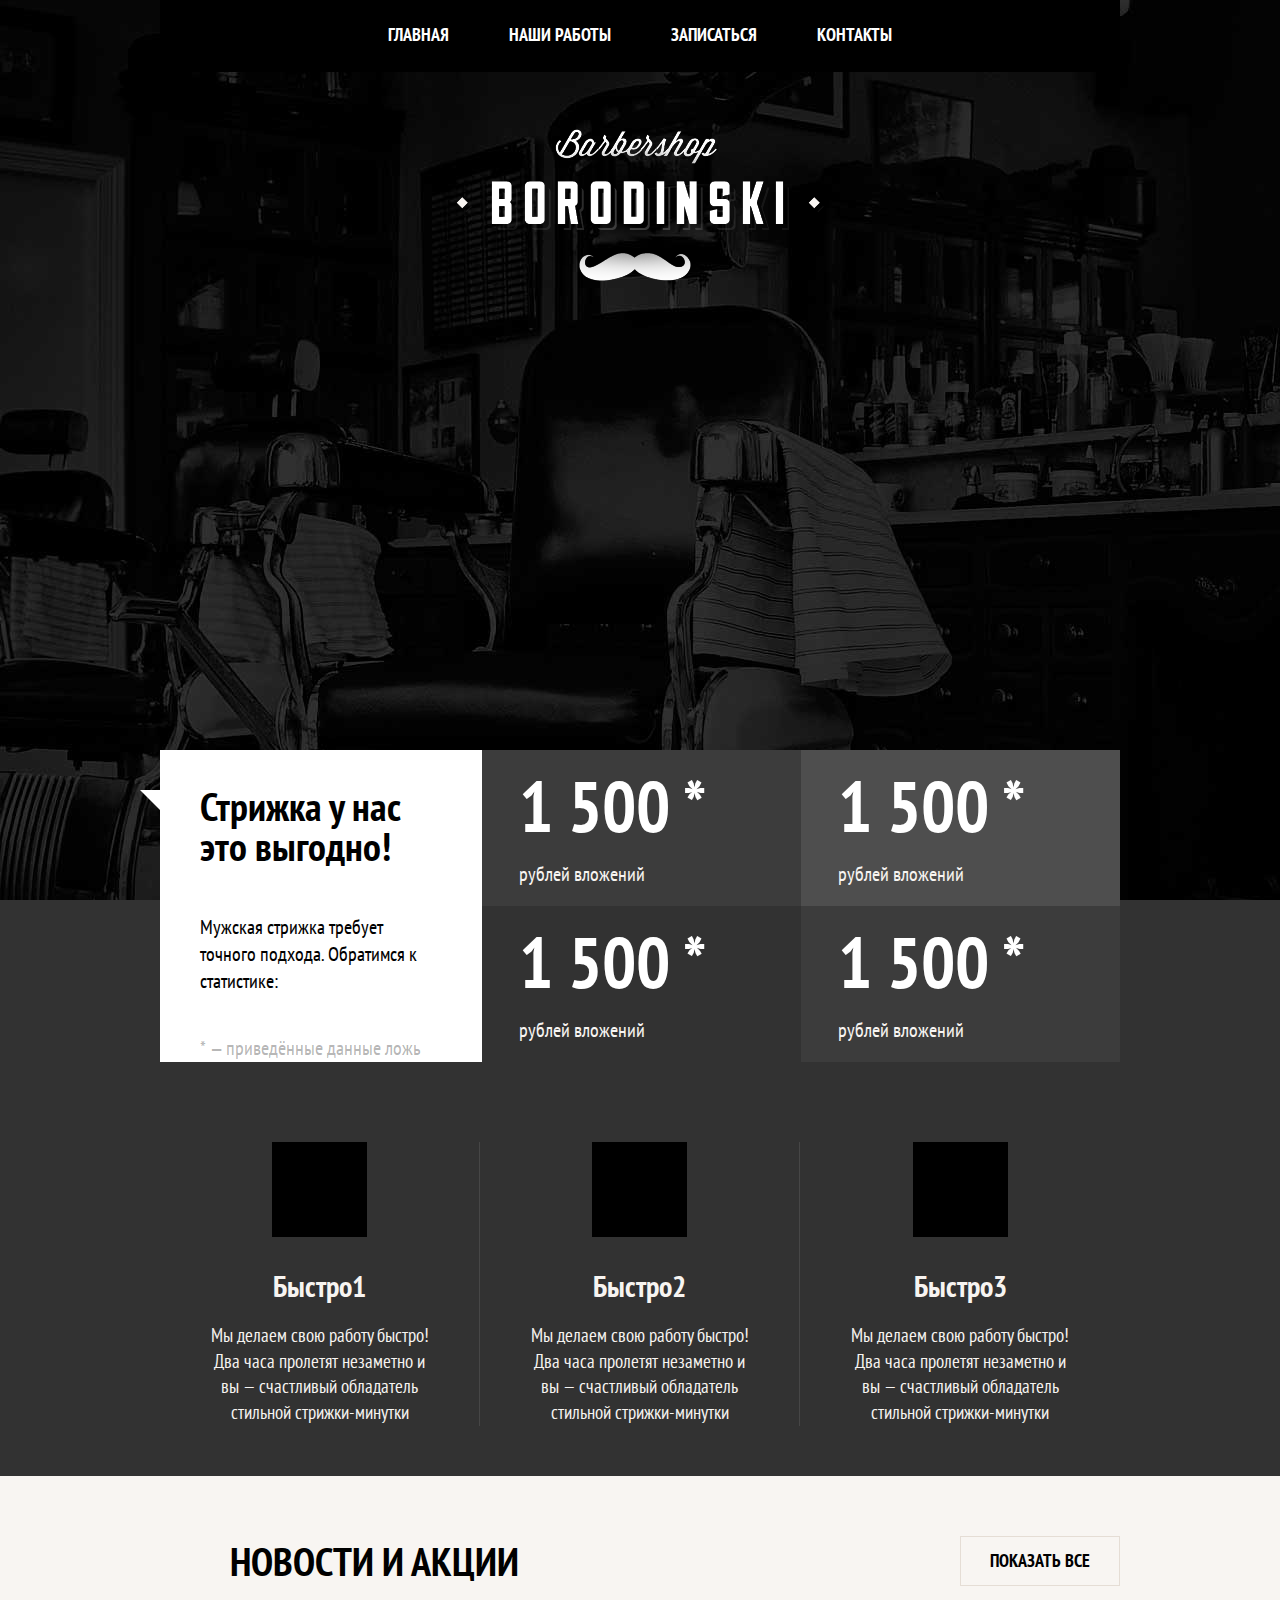
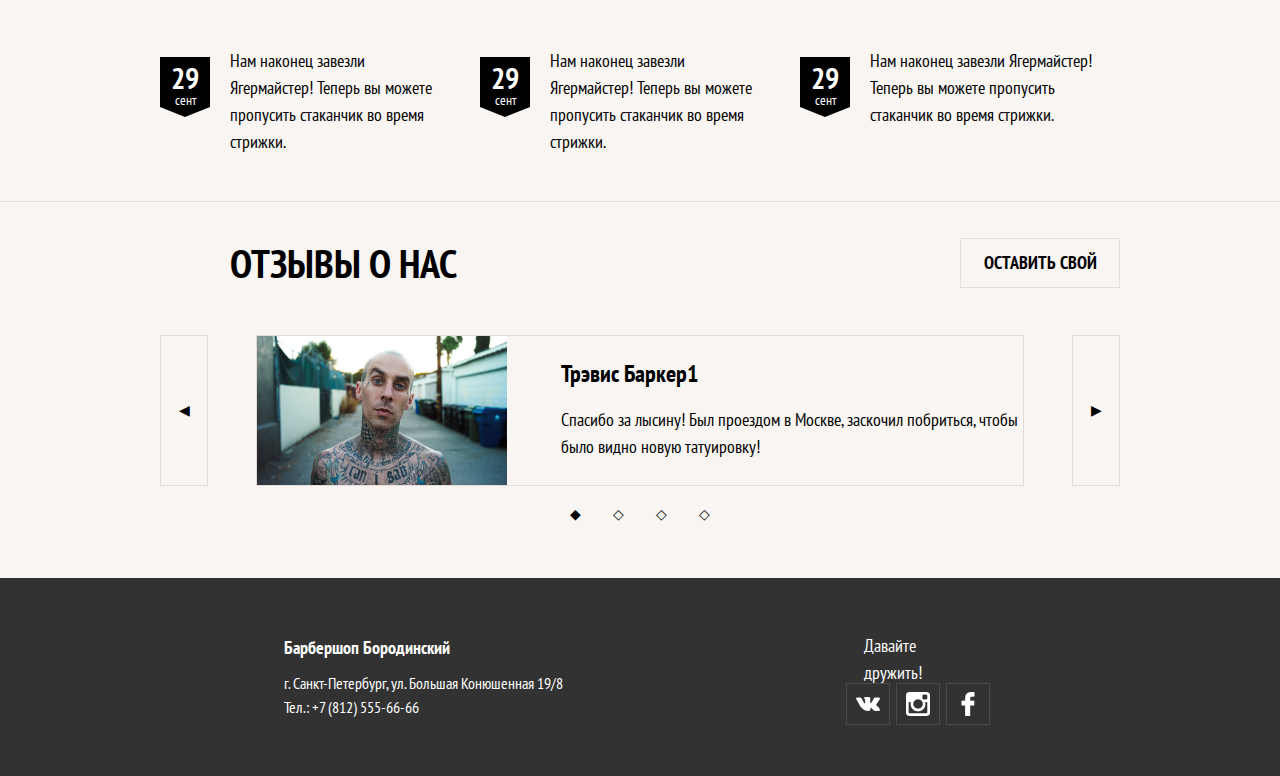
<file: index.html>
<!doctype html>
<html lang="ru">
<head>
    <meta charset="UTF-8">
    <meta name="viewport" content="width=device-width, initial-scale=1.0">
    <title>Barbershop</title>
    <!-- build:css css/vendor.css -->
    <!-- bower:css -->
    <link rel="stylesheet" href="bower_components/normalize-css/normalize.css" />
    <!-- endbower -->
    <!-- endbuild -->
    <!-- build:css css/main.css -->
    <link href="https://fonts.googleapis.com/css?family=PT+Sans+Narrow" rel="stylesheet">
    <link rel="stylesheet" href="css/main.css">
    <!-- endbuild -->
</head>
<body>
<div class="section section_color_black navigation">
    <div class="section__inner">
        <div class="menu__button">
            <div class="menu__button-helper"></div>
        </div>
        <nav class="menu__wrapper">
            <ul class="menu navigation-menu">
                <li class="menu__items menu__items_active">
                    <a href="index.html" class="menu__link">Главная</a>
                </li>
                <li class="menu__items">
                    <a class="menu__link">Наши работы</a>
                </li>
                <li class="menu__items">
                    <a href="check-in.html" class="menu__link">Записаться</a>
                </li>
                <li class="menu__items">
                    <a class="menu__link">Контакты</a>
                </li>
            </ul>
        </nav>
    </div>
    <div class="navigation__logo"></div>
    <div class="menu__title">Главная</div>
</div>
<main class="main">

    <div class="section section_color_grey">
        <div class="section__inner main__advantages advantages">
            <div class="advantages-statistics">
                <div class="advantages-statistics__text advantages-statistics__text_title">Стрижка у нас это выгодно!</div>
                <div class="advantages-statistics__text advantages-statistics__text_dark">Мужская стрижка требует точного подхода. Обратимся к статистике:</div>
                <div class="advantages-statistics__text advantages-statistics__text_light">* — приведённые данные ложь</div>
            </div>
            <div class="advantages__items">
                <div class="advantages__item advantages__item_top-dark">
                    <div class="advantages__item-text advantages__item-text_size_big">1 500 *</div>
                    <div class="advantages__item-text advantages__item-text_size_small">рублей вложений</div>
                </div>
                <div class="advantages__item advantages__item_top-light">
                    <div class="advantages__item-text advantages__item-text_size_big">1 500 *</div>
                    <div class="advantages__item-text advantages__item-text_size_small">рублей вложений</div>
                </div>
                <div class="advantages__item advantages__item_bot-dark">
                    <div class="advantages__item-text advantages__item-text_size_big">1 500 *</div>
                    <div class="advantages__item-text advantages__item-text_size_small">рублей вложений</div>
                </div>
                <div class="advantages__item advantages__item_bot-light">
                    <div class="advantages__item-text advantages__item-text_size_big">1 500 *</div>
                    <div class="advantages__item-text advantages__item-text_size_small">рублей вложений</div>
                </div>
            </div>
            <div class="advantages-statistics__text advantages-statistics__text_light">* — приведённые данные ложь</div>
        </div>
    </div>
    <div class="section section_color_grey">
        <div class="section__inner main__singularity singularity">
            <div class="singularity__item current">
                <img src="img/scissors.jpg" class="singularity__item-img">
                <div class="singularity__item-text">
                    <div class="singularity__item-text__title">Быстро1</div>
                    <div class="singularity__item-text__article">Мы делаем свою работу быстро! Два часа пролетят незаметно и вы — счастливый обладатель стильной стрижки-минутки</div>
                </div>
            </div>
            <div class="singularity__item">
                <img src="img/scissors.jpg" class="singularity__item-img">
                <div class="singularity__item-text">
                    <div class="singularity__item-text__title">Быстро2</div>
                    <div class="singularity__item-text__article">Мы делаем свою работу быстро! Два часа пролетят незаметно и вы — счастливый обладатель стильной стрижки-минутки</div>
                </div>
            </div>
            <div class="singularity__item">
                <img src="img/scissors.jpg" class="singularity__item-img">
                <div class="singularity__item-text">
                    <div class="singularity__item-text__title">Быстро3</div>
                    <div class="singularity__item-text__article">Мы делаем свою работу быстро! Два часа пролетят незаметно и вы — счастливый обладатель стильной стрижки-минутки</div>
                </div>
            </div>
        </div>
        <div class="singularity__rhombus-wrapper">
            <div class="singularity__rhombus">&#9670</div>
            <div class="singularity__rhombus">&#9671</div>
            <div class="singularity__rhombus">&#9671</div>
        </div>
    </div>
    <div class="section">
        <div class="section__inner main__news news">
            <div class="news__title">Новости и акции</div>
            <button class="news__button">Показать все</button>
            <div class="news__items">
                <div class="news__item">
                    <div class="news__item-column news__item-column_date">
                        <div class="news__item-date">
                            <div class="news__item-date__text news__item-date__text_number">29</div>
                            <div class="news__item-date__text news__item-date__text_month">сент</div>
                        </div>
                    </div>
                    <div class="news__item-column news__item-column_text">
                        <div class="news__item-text">
                            Нам наконец завезли Ягермайстер! Теперь вы можете пропусить стаканчик во время стрижки.
                        </div>
                    </div>
                </div>
                <div class="news__item">
                    <div class="news__item-column news__item-column_date">
                        <div class="news__item-date">
                            <div class="news__item-date__text news__item-date__text_number">29</div>
                            <div class="news__item-date__text news__item-date__text_month">сент</div>
                        </div>
                    </div>
                    <div class="news__item-column news__item-column_text">
                        <div class="news__item-text">
                            Нам наконец завезли Ягермайстер! Теперь вы можете пропусить стаканчик во время стрижки.
                        </div>
                    </div>
                </div>
                <div class="news__item">
                    <div class="news__item-column news__item-column_date">
                        <div class="news__item-date">
                            <div class="news__item-date__text news__item-date__text_number">29</div>
                            <div class="news__item-date__text news__item-date__text_month">сент</div>
                        </div>
                    </div>
                    <div class="news__item-column news__item-column_text">
                        <div class="news__item-text">
                            Нам наконец завезли Ягермайстер! Теперь вы можете пропусить стаканчик во время стрижки.
                        </div>
                    </div>
                </div>
            </div>
        </div>
    </div>
    <div class="main__line"></div>
    <div class="section">
        <div class="section__inner main__review review">
            <div class="review__title">Отзывы о нас</div>
            <button class="review__button">Оставить свой</button>
            <div class="review__slider slider">
                <button class="slider__button slider__button_prev">&#9664</button>
                <ul class="slider__wrapper">
                    <li class="slider__content current">
                        <div class="slider__content-img"></div>
                        <div class="slider__content-text">
                            <div class="slider__content-text__title">Трэвис Баркер1</div>
                            <div class="slider__content-text__article">Спасибо за лысину! Был проездом в Москве, заскочил побриться, чтобы было видно новую татуировку!</div>
                        </div>
                    </li>
                    <li class="slider__content">
                        <div class="slider__content-img"></div>
                        <div class="slider__content-text">
                            <div class="slider__content-text__title">Трэвис Баркер2</div>
                            <div class="slider__content-text__article">Спасибо за лысину! Был проездом в Москве, заскочил побриться, чтобы было видно новую татуировку!</div>
                        </div>
                    </li>
                    <li class="slider__content">
                        <div class="slider__content-img"></div>
                        <div class="slider__content-text">
                            <div class="slider__content-text__title">Трэвис Баркер3</div>
                            <div class="slider__content-text__article">Спасибо за лысину! Был проездом в Москве, заскочил побриться, чтобы было видно новую татуировку!</div>
                        </div>
                    </li>
                    <li class="slider__content">
                        <div class="slider__content-img"></div>
                        <div class="slider__content-text">
                            <div class="slider__content-text__title">Трэвис Баркер4</div>
                            <div class="slider__content-text__article">Спасибо за лысину! Был проездом в Москве, заскочил побриться, чтобы было видно новую татуировку!</div>
                        </div>
                    </li>
                </ul>
                <button class="slider__button slider__button_next">&#9654</button>
                <div class="slider__rhombus-wrapper">
                    <button class="slider__rhombus">&#9670</button>
                    <button class="slider__rhombus">&#9671</button>
                    <button class="slider__rhombus">&#9671</button>
                    <button class="slider__rhombus">&#9671</button>
                </div>
            </div>

        </div>
    </div>
</main>
<div class="section section_color_grey">
    <footer class="section__inner footer">
        <div class="footer__content footer-content">
            <div class="footer-content__address address">
                <div class="address__title">Барбершоп Бородинский</div>
                <div class="address__paragraph">г. Санкт-Петербург, ул. Большая Конюшенная 19/8</div>
                <div class="address__telephone">+7 (812) 555-66-66</div>
            </div>
            <div class="footer-content__communication communication">
                <div class="communication__title">Давайте дружить!</div>
                <div class="communication__icons">
                    <a href="https://vk.com/forever_alone_every_time" class="communication__icon communication__icon_vk"></a>
                    <a href="" class="communication__icon communication__icon_inst"></a>
                    <a href="" class="communication__icon communication__icon_face"></a>
                </div>
            </div>
        </div>
    </footer>
</div>

<!-- build:js js/vendor.js -->
<!-- bower:js -->
<script src="bower_components/jquery/dist/jquery.js"></script>
<script src="bower_components/bootstrap/dist/js/bootstrap.js"></script>
<!-- endbower -->
<!-- endbuild -->
<!-- build:js js/main.js -->
<script src="js/main.js"></script>
<!-- endbuild -->
</body>
</html>
</file>
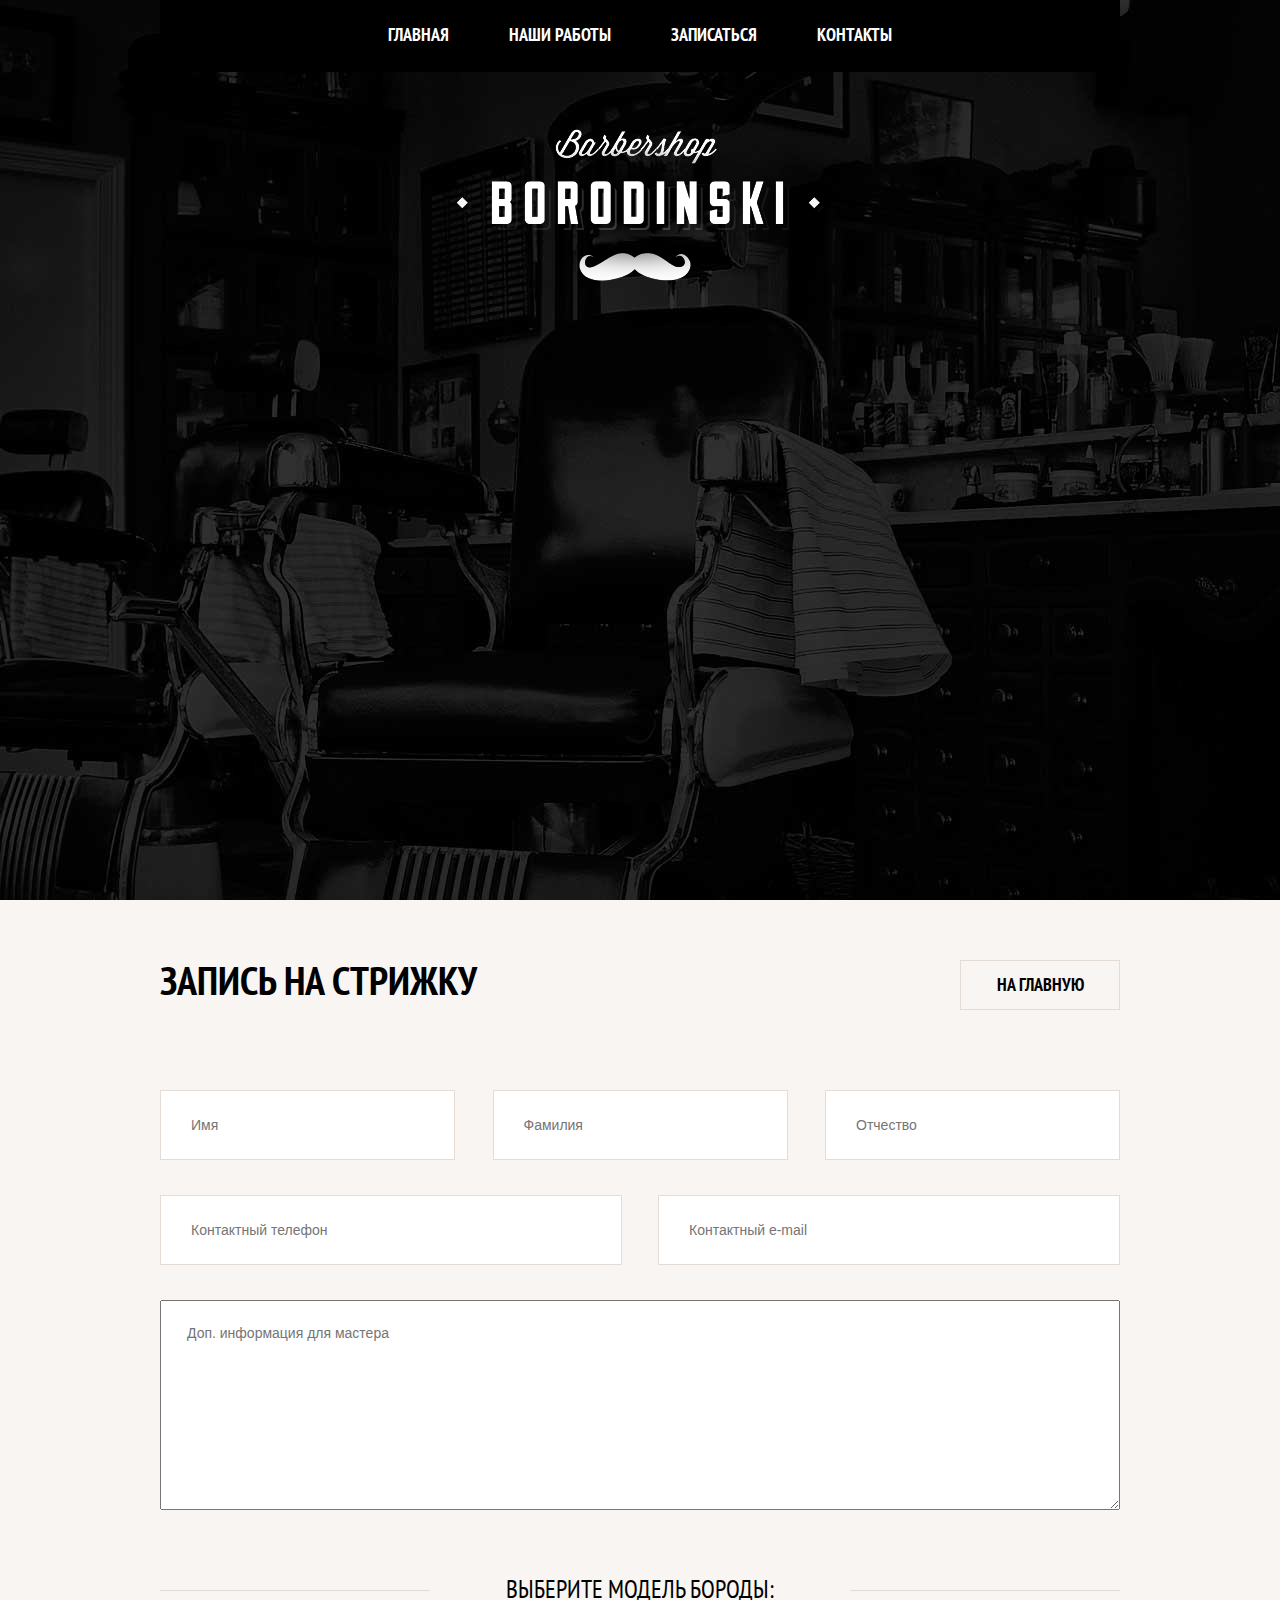
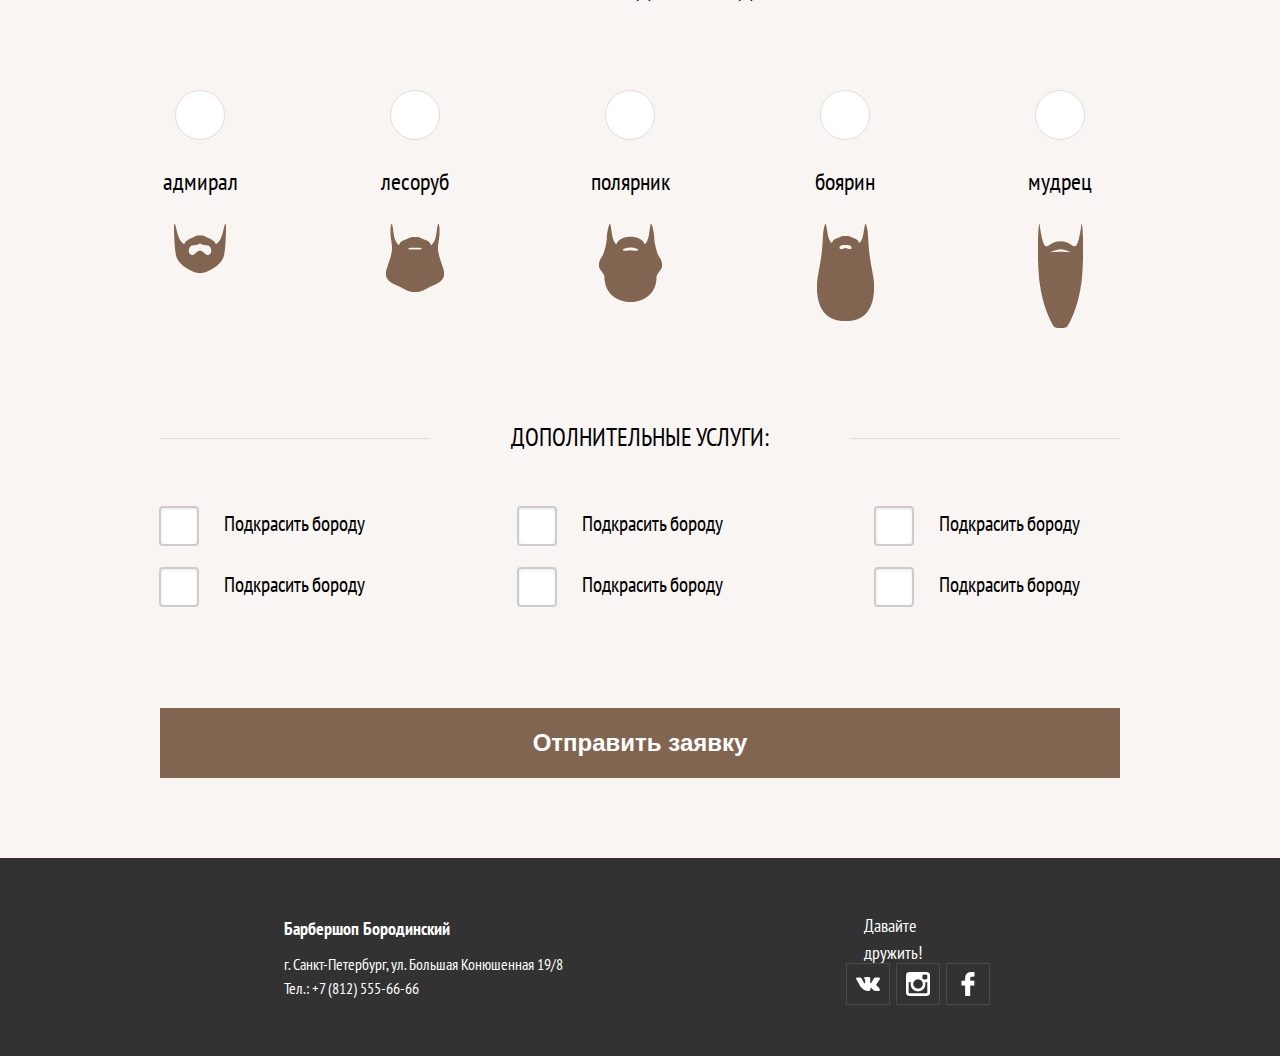
<file: check-in.html>
<!doctype html>
<html lang="ru">
<head>
    <meta charset="UTF-8">
    <meta name="viewport" content="width=device-width, initial-scale=1.0">
    <title>Barbershop</title>
    <!-- build:css css/vendor.css -->
    <!-- bower:css -->
    <link rel="stylesheet" href="bower_components/normalize-css/normalize.css" />
    <!-- endbower -->
    <!-- endbuild -->
    <!-- build:css css/main.css -->
    <link href="https://fonts.googleapis.com/css?family=PT+Sans+Narrow" rel="stylesheet">
    <link rel="stylesheet" href="css/main.css">
    <link rel="stylesheet" href="css/check-in.css">
    <!-- endbuild -->
</head>
<body>
<div class="section section_color_black navigation">
    <div class="section__inner">
        <div class="menu__button">
            <div class="menu__button-helper"></div>
        </div>
        <nav class="menu__wrapper">
            <ul class="menu navigation-menu">
                <li class="menu__items menu__items_active">
                    <a href="index.html" class="menu__link">Главная</a>
                </li>
                <li class="menu__items">
                    <a class="menu__link">Наши работы</a>
                </li>
                <li class="menu__items">
                    <a href="check-in.html" class="menu__link">Записаться</a>
                </li>
                <li class="menu__items">
                    <a class="menu__link">Контакты</a>
                </li>
            </ul>
        </nav>
    </div>
    <div class="navigation__logo"></div>
    <div class="menu__title">Записаться</div>
</div>
<main class="main">
    <form class="main__form form" name="check-in" action="#" method="post">
        <div class="section">
            <div class="section__inner main__contacts contacts">
                <div class="contacts__head">
                    <div class="contacts__title">Запись на стрижку</div>
                    <button class="contacts__button">На главную</button>
                </div>
                <div class="contacts__data">
                    <input type="text" class="contacts__data-input contacts__data-input_type_name" placeholder="Имя" required >
                    <input type="text" class="contacts__data-input contacts__data-input_type_name" placeholder="Фамилия" required >
                    <input type="text" class="contacts__data-input contacts__data-input_type_name" placeholder="Отчество" required >
                    <input type="tel" class="contacts__data-input contacts__data-input_type_link" placeholder="Контактный телефон" required >
                    <input type="email" class="contacts__data-input contacts__data-input_type_link" placeholder="Контактный e-mail" required >
                    <textarea class="contacts__data-textarea" placeholder="Доп. информация для мастера"></textarea>
                </div>
            </div>
        </div>
        <div class="section">
            <div class="section__inner main__model model">
                <div class="model__head">
                    <div class="form__line model__head-line"></div>
                    <div class="form__title model__head-title">Выберите модель бороды:</div>
                </div>
                <div class="model__items">
                    <div class="model__column">
                        <input type="radio" class="model__column-radio" name="model__radio">
                        <div class="model__column-check"></div>
                        <div class="model__column-text">адмирал</div>
                        <img class="model__column-img" src="img/beard-1.png">
                    </div>
                    <div class="model__column">
                        <input type="radio" class="model__column-radio" name="model__radio">
                        <div class="model__column-check"></div>
                        <div class="model__column-text">лесоруб</div>
                        <img class="model__column-img" src="img/beard-2.png">
                    </div>
                    <div class="model__column">
                        <input type="radio" class="model__column-radio" name="model__radio">
                        <div class="model__column-check"></div>
                        <div class="model__column-text">полярник</div>
                        <img class="model__column-img" src="img/beard-3.png">
                    </div>
                    <div class="model__column">
                        <input type="radio" class="model__column-radio" name="model__radio">
                        <div class="model__column-check"></div>
                        <div class="model__column-text">боярин</div>
                        <img class="model__column-img" src="img/beard-4.png">
                    </div>
                    <div class="model__column">
                        <input type="radio" class="model__column-radio" name="model__radio">
                        <div class="model__column-check"></div>
                        <div class="model__column-text">мудрец</div>
                        <img class="model__column-img" src="img/beard-5.png">
                    </div>
                </div>
            </div>
        </div>
        <div class="section">
            <div class="section__inner main__service service">
                <div class="service__head">
                    <div class="form__line service__head-line"></div>
                    <div class="form__title service__head-title">Дополнительные услуги:</div>
                </div>
                <div class="service__items">
                    <div class="service__additions">
                        <input type="checkbox" id="checkbox-1" class="service__additions-checkbox">
                        <label for="checkbox-1" class="service__additions-label">Подкрасить бороду</label>
                    </div>
                    <div class="service__additions">
                        <input type="checkbox" id="checkbox-2" class="service__additions-checkbox">
                        <label for="checkbox-2" class="service__additions-label">Подкрасить бороду</label>
                    </div>
                    <div class="service__additions">
                        <input type="checkbox" id="checkbox-3" class="service__additions-checkbox">
                        <label for="checkbox-3" class="service__additions-label">Подкрасить бороду</label>
                    </div>
                    <div class="service__additions">
                        <input type="checkbox" id="checkbox-4" class="service__additions-checkbox">
                        <label for="checkbox-4" class="service__additions-label">Подкрасить бороду</label>
                    </div>
                    <div class="service__additions">
                        <input type="checkbox" id="checkbox-5" class="service__additions-checkbox">
                        <label for="checkbox-5" class="service__additions-label">Подкрасить бороду</label>
                    </div>
                    <div class="service__additions">
                        <input type="checkbox" id="checkbox-6" class="service__additions-checkbox">
                        <label for="checkbox-6" class="service__additions-label">Подкрасить бороду</label>
                    </div>
                </div>
            </div>
        </div>
        <div class="section">
            <div class="section__inner main__submit submit">
                <input type="submit" class="submit-button" value="Отправить заявку">
            </div>
        </div>
    </form>
</main>
<div class="section section_color_grey">
    <footer class="section__inner footer">
        <div class="footer__content footer-content">
            <div class="footer-content__address address">
                <div class="address__title">Барбершоп Бородинский</div>
                <div class="address__paragraph">г. Санкт-Петербург, ул. Большая Конюшенная 19/8</div>
                <div class="address__telephone">+7 (812) 555-66-66</div>
            </div>
            <div class="footer-content__communication communication">
                <div class="communication__title">Давайте дружить!</div>
                <div class="communication__icons">
                    <a href="https://vk.com/forever_alone_every_time" class="communication__icon communication__icon_vk"></a>
                    <a href="" class="communication__icon communication__icon_inst"></a>
                    <a href="" class="communication__icon communication__icon_face"></a>
                </div>
            </div>
        </div>
    </footer>
</div>

<!-- build:js js/vendor.js -->
<!-- bower:js -->
<script src="bower_components/jquery/dist/jquery.js"></script>
<!-- endbower -->
<!-- endbuild -->
<!-- build:js js/main.js -->
<script src="js/main.js"></script>
<!-- endbuild -->
</body>
</html>
</file>
<file: css/main.css>
@charset "UTF-8";
* {
  -webkit-box-sizing: border-box;
          box-sizing: border-box; }

body {
  font-size: 14px;
  font-family: 'PT Sans Narrow', sans-serif;
  margin: 0;
  padding: 0;
  line-height: 1; }

button {
  font-family: 'PT Sans Narrow', sans-serif; }

button:hover {
  cursor: pointer; }

button:focus {
  outline: none; }

ul {
  padding: 0;
  margin: 0; }

.section {
  background: #F8F5F2;
  width: 100%; }
  .section_color_black {
    background: black; }
  .section_color_grey {
    background: #323232; }
  .section__inner {
    margin: 0 auto;
    width: 100%; }
    @media screen and (min-width: 961px) {
      .section__inner {
        width: 960px; } }
    @media screen and (min-width: 661px) and (max-width: 960px) {
      .section__inner {
        width: 640px; } }

.navigation {
  background: url("../img/index-backgound.jpg") no-repeat center top;
  display: -webkit-box;
  display: -ms-flexbox;
  display: flex;
  -webkit-box-pack: center;
      -ms-flex-pack: center;
          justify-content: center;
  -webkit-box-orient: horizontal;
  -webkit-box-direction: normal;
      -ms-flex-flow: row wrap;
          flex-flow: row wrap;
  min-height: 720px;
  height: 100vh;
  -ms-flex-line-pack: start;
      align-content: flex-start; }
  .navigation .menu__title {
    display: none; }
  .navigation .menu__wrapper {
    -ms-flex-item-align: start;
        align-self: flex-start; }
  .navigation .menu {
    margin: 0 auto;
    height: 72px;
    background-color: #000000;
    display: -webkit-box;
    display: -ms-flexbox;
    display: flex;
    -webkit-box-pack: center;
        -ms-flex-pack: center;
            justify-content: center; }
    .navigation .menu .menu__items {
      margin: 0 30px;
      height: 72px;
      -webkit-transition: 0.7s;
      transition: 0.7s;
      padding: 0;
      width: auto;
      text-transform: uppercase;
      border-bottom: 3px solid black;
      display: -webkit-box;
      display: -ms-flexbox;
      display: flex;
      -webkit-box-align: center;
          -ms-flex-align: center;
              align-items: center; }
      .navigation .menu .menu__items:hover {
        cursor: pointer;
        border-bottom: 3px solid #826550; }
    .navigation .menu .menu__link {
      cursor: pointer;
      text-decoration: none;
      color: white;
      font-size: 18px;
      font-weight: bold;
      line-height: 24px; }
      .navigation .menu .menu__link:hover {
        text-decoration: none;
        color: white; }
  .navigation .navigation__logo {
    background: url("../img/content-logo.png") no-repeat center top;
    width: 100%;
    height: 153px;
    margin: 57px auto; }

.main {
  display: -webkit-box;
  display: -ms-flexbox;
  display: flex;
  -webkit-box-pack: center;
      -ms-flex-pack: center;
          justify-content: center;
  -webkit-box-orient: horizontal;
  -webkit-box-direction: normal;
      -ms-flex-flow: row wrap;
          flex-flow: row wrap; }
  .main .main__advantages {
    margin-top: -150px; }
  .main .main__singularity {
    width: 100%;
    margin-top: 80px;
    margin-bottom: 50px; }
  .main::after {
    background: url("../img/triangle.svg") no-repeat center;
    content: "";
    width: 640px;
    height: auto;
    position: absolute;
    bottom: -40px;
    display: block; }
  .main .main__news {
    margin-top: 70px; }
  .main .main__line {
    width: 100%;
    height: 1px;
    background-color: #e5ddd5; }
  .main .main__review {
    margin-top: 46px;
    margin-bottom: 46px; }

.advantages {
  display: -webkit-box;
  display: -ms-flexbox;
  display: flex;
  -webkit-box-orient: horizontal;
  -webkit-box-direction: normal;
      -ms-flex-flow: row wrap;
          flex-flow: row wrap; }
  .advantages .advantages-statistics {
    -webkit-box-flex: 1;
        -ms-flex: 1 1 33%;
            flex: 1 1 33%;
    background-color: white;
    padding: 0 40px;
    position: relative; }
    .advantages .advantages-statistics .advantages-statistics__text {
      padding-top: 36px; }
    .advantages .advantages-statistics .advantages-statistics__text_title {
      color: #000000;
      font-size: 40px;
      font-weight: bold; }
    .advantages .advantages-statistics .advantages-statistics__text_dark {
      font-size: 20px;
      line-height: 1.35;
      color: #000000;
      padding-top: 48px; }
    .advantages .advantages-statistics .advantages-statistics__text_light {
      display: block;
      font-size: 20px;
      line-height: 1.35;
      color: rgba(0, 0, 0, 0.3);
      padding-top: 40px; }
    .advantages .advantages-statistics::before {
      border: 10px solid transparent;
      border-top: 10px solid white;
      border-right: 10px solid white;
      -ms-flex-item-align: start;
          align-self: flex-start;
      height: 0;
      width: 0;
      margin: 40px -60px;
      content: "";
      position: absolute; }
  .advantages .advantages-statistics__text_light {
    display: none; }
  .advantages .advantages__items {
    display: -webkit-box;
    display: -ms-flexbox;
    display: flex;
    -webkit-box-orient: horizontal;
    -webkit-box-direction: normal;
        -ms-flex-flow: row wrap;
            flex-flow: row wrap;
    -webkit-box-flex: 1;
        -ms-flex: 1 1 66%;
            flex: 1 1 66%; }
    .advantages .advantages__items .advantages__item {
      display: -webkit-box;
      display: -ms-flexbox;
      display: flex;
      -webkit-box-orient: horizontal;
      -webkit-box-direction: normal;
          -ms-flex-flow: row wrap;
              flex-flow: row wrap;
      -webkit-box-flex: 1;
          -ms-flex: 1 1 50%;
              flex: 1 1 50%;
      height: 50%;
      width: 50%;
      padding-top: 20px;
      padding-left: 37px; }
      .advantages .advantages__items .advantages__item .advantages__item-text_size_big {
        color: white;
        font-size: 72px;
        font-weight: bold; }
      .advantages .advantages__items .advantages__item .advantages__item-text_size_small {
        font-size: 20px;
        color: #f7f4f1;
        padding-top: 0; }
    .advantages .advantages__items .advantages__item_top-light {
      background-color: #4e4e4e; }
    .advantages .advantages__items .advantages__item_top-dark {
      background-color: #3c3c3c; }
    .advantages .advantages__items .advantages__item_bot-dark {
      background-color: #323232; }
    .advantages .advantages__items .advantages__item_bot-light {
      background-color: #3c3c3c; }

.singularity {
  display: -webkit-box;
  display: -ms-flexbox;
  display: flex;
  -webkit-box-orient: horizontal;
  -webkit-box-direction: normal;
      -ms-flex-flow: row wrap;
          flex-flow: row wrap;
  -webkit-box-pack: center;
      -ms-flex-pack: center;
          justify-content: center; }
  .singularity .singularity__item {
    display: -webkit-box;
    display: -ms-flexbox;
    display: flex;
    -webkit-box-orient: vertical;
    -webkit-box-direction: normal;
        -ms-flex-flow: column nowrap;
            flex-flow: column nowrap;
    -webkit-box-align: center;
        -ms-flex-align: center;
            align-items: center;
    width: 320px;
    padding: 0 50px;
    border-right: 1px solid rgba(255, 255, 255, 0.1); }
    .singularity .singularity__item .singularity__item-img {
      width: 95px;
      height: 95px; }
    .singularity .singularity__item .singularity__item-text {
      color: #f7f4f1;
      display: -webkit-box;
      display: -ms-flexbox;
      display: flex;
      -webkit-box-pack: center;
          -ms-flex-pack: center;
              justify-content: center;
      -webkit-box-orient: horizontal;
      -webkit-box-direction: normal;
          -ms-flex-flow: row wrap;
              flex-flow: row wrap;
      width: 100%; }
      .singularity .singularity__item .singularity__item-text .singularity__item-text__title {
        font-size: 30px;
        font-weight: bold;
        line-height: 1;
        margin: 34px 0 22px 0; }
      .singularity .singularity__item .singularity__item-text .singularity__item-text__article {
        font-size: 19px;
        line-height: 1.35;
        text-align: center; }
    .singularity .singularity__item:last-child {
      border: none; }

.singularity__rhombus-wrapper {
  -webkit-box-flex: 1;
      -ms-flex: 1 1 100%;
          flex: 1 1 100%;
  display: none;
  -webkit-box-pack: center;
      -ms-flex-pack: center;
          justify-content: center;
  margin-bottom: 25px; }

.singularity__rhombus {
  margin: 0 10px;
  border: none;
  background: none;
  color: white; }

.news {
  display: -webkit-box;
  display: -ms-flexbox;
  display: flex;
  -webkit-box-orient: horizontal;
  -webkit-box-direction: normal;
      -ms-flex-flow: row wrap;
          flex-flow: row wrap;
  -webkit-box-pack: justify;
      -ms-flex-pack: justify;
          justify-content: space-between; }
  .news .news__items {
    margin-top: 61px;
    display: -webkit-box;
    display: -ms-flexbox;
    display: flex;
    -webkit-box-orient: horizontal;
    -webkit-box-direction: normal;
        -ms-flex-flow: row wrap;
            flex-flow: row wrap;
    -ms-flex-pack: distribute;
        justify-content: space-around; }
    .news .news__items .news__item {
      display: -webkit-box;
      display: -ms-flexbox;
      display: flex;
      -webkit-box-orient: horizontal;
      -webkit-box-direction: normal;
          -ms-flex-flow: row nowrap;
              flex-flow: row nowrap;
      -webkit-box-flex: 1;
          -ms-flex: 1 1 33%;
              flex: 1 1 33%;
      padding-right: 41px;
      margin-bottom: 46px; }
      .news .news__items .news__item .news__item-column_date {
        margin-right: 20px;
        margin-top: 10px; }
        .news .news__items .news__item .news__item-column_date .news__item-date {
          width: 50px;
          height: 50px;
          background-color: black;
          display: -webkit-box;
          display: -ms-flexbox;
          display: flex;
          -webkit-box-orient: vertical;
          -webkit-box-direction: normal;
              -ms-flex-flow: column nowrap;
                  flex-flow: column nowrap;
          -webkit-box-align: center;
              -ms-flex-align: center;
                  align-items: center;
          -webkit-box-pack: end;
              -ms-flex-pack: end;
                  justify-content: flex-end;
          position: relative; }
          .news .news__items .news__item .news__item-column_date .news__item-date .news__item-date__text_number {
            font-size: 30px;
            font-weight: bold;
            color: #ffffff; }
          .news .news__items .news__item .news__item-column_date .news__item-date .news__item-date__text_month {
            font-size: 14px;
            color: #ffffff; }
          .news .news__items .news__item .news__item-column_date .news__item-date::after {
            border: 25px solid transparent;
            border-top: 10px solid black;
            border-bottom: 0;
            content: '';
            position: absolute;
            display: block;
            bottom: -10px;
            height: 0; }
      .news .news__items .news__item .news__item-column_text {
        width: calc(100% - 60px); }
        .news .news__items .news__item .news__item-column_text .news__item-text {
          font-size: 18px;
          line-height: 1.5;
          color: #000000; }
      .news .news__items .news__item:last-child {
        padding-right: 0; }

.review {
  display: -webkit-box;
  display: -ms-flexbox;
  display: flex;
  -webkit-box-orient: horizontal;
  -webkit-box-direction: normal;
      -ms-flex-flow: row wrap;
          flex-flow: row wrap;
  -webkit-box-pack: justify;
      -ms-flex-pack: justify;
          justify-content: space-between; }
  .review .review__slider {
    margin-top: 47px;
    margin-bottom: 46px; }

.slider {
  display: -webkit-box;
  display: -ms-flexbox;
  display: flex;
  -webkit-box-pack: justify;
      -ms-flex-pack: justify;
          justify-content: space-between;
  -webkit-box-orient: horizontal;
  -webkit-box-direction: normal;
      -ms-flex-flow: row wrap;
          flex-flow: row wrap;
  margin: 20px auto 0 auto;
  width: 100%; }
  .slider .slider__button {
    width: 5%;
    padding: 5% 0;
    height: 100%;
    border: solid 1px #e5ddd5;
    background-color: #f8f5f2; }
  .slider .slider__wrapper {
    position: relative;
    display: block;
    width: 80%;
    margin: 0 21px;
    height: auto;
    overflow: hidden;
    border: solid 1px #e5ddd5;
    background-color: #f8f5f2; }
  .slider .slider__content {
    display: -webkit-box;
    display: -ms-flexbox;
    display: flex;
    visibility: hidden;
    width: 100%;
    height: 100%;
    position: absolute;
    top: 0;
    left: 0; }
    .slider .slider__content .slider__content-img {
      width: 250px;
      height: auto;
      float: left;
      background: url("../img/barker.jpg") no-repeat center;
      background-size: cover; }
    .slider .slider__content .slider__content-text {
      display: -webkit-box;
      display: -ms-flexbox;
      display: flex;
      float: left;
      -webkit-box-orient: horizontal;
      -webkit-box-direction: normal;
          -ms-flex-flow: row wrap;
              flex-flow: row wrap;
      width: 60%;
      -ms-flex-item-align: center;
          align-self: center;
      margin-left: 7%; }
      .slider .slider__content .slider__content-text .slider__content-text__title {
        font-size: 24px;
        font-weight: bold;
        line-height: 1.13;
        color: #000000; }
      .slider .slider__content .slider__content-text .slider__content-text__article {
        margin-top: 19px;
        font-size: 18px;
        line-height: 1.5;
        color: #000000; }
  .slider .slider__rhombus-wrapper {
    -webkit-box-flex: 1;
        -ms-flex: 1 1 100%;
            flex: 1 1 100%;
    display: -webkit-box;
    display: -ms-flexbox;
    display: flex;
    -webkit-box-pack: center;
        -ms-flex-pack: center;
            justify-content: center;
    margin-top: 2%; }
  .slider .slider__rhombus {
    margin: 0 10px;
    border: none;
    background: none; }

.slider__content.current {
  visibility: visible; }

.slider__content.animation {
  visibility: visible;
  -webkit-transition: 0.5s linear;
  transition: 0.5s linear; }

.footer {
  display: -webkit-box;
  display: -ms-flexbox;
  display: flex;
  -webkit-box-pack: center;
      -ms-flex-pack: center;
          justify-content: center;
  -webkit-box-orient: horizontal;
  -webkit-box-direction: normal;
      -ms-flex-flow: row wrap;
          flex-flow: row wrap; }
  .footer .footer-content {
    width: 100%;
    height: 198px;
    display: -webkit-box;
    display: -ms-flexbox;
    display: flex;
    -ms-flex-pack: distribute;
        justify-content: space-around;
    -webkit-box-orient: horizontal;
    -webkit-box-direction: normal;
        -ms-flex-flow: row nowrap;
            flex-flow: row nowrap;
    -webkit-box-align: center;
        -ms-flex-align: center;
            align-items: center; }

.address {
  width: 313px; }
  .address .address__title {
    font-size: 18px;
    line-height: 1.5;
    color: #ffffff;
    font-weight: bold;
    padding-bottom: 10px; }
  .address .address__paragraph {
    font-size: 16px;
    line-height: 1.5;
    color: #ffffff; }
  .address .address__telephone {
    font-size: 16px;
    line-height: 1.5;
    color: #ffffff; }
    .address .address__telephone:before {
      content: "Тел.: "; }

.communication {
  display: -webkit-box;
  display: -ms-flexbox;
  display: flex;
  -webkit-box-orient: horizontal;
  -webkit-box-direction: normal;
      -ms-flex-flow: row wrap;
          flex-flow: row wrap;
  width: 150px;
  height: 90px;
  -webkit-box-pack: center;
      -ms-flex-pack: center;
          justify-content: center; }
  .communication .communication__title {
    width: 113px;
    font-size: 18px;
    line-height: 1.5;
    color: #ffffff; }
  .communication .communication__icon {
    border: solid 1px #4b4b4b;
    padding: 11px 21px;
    margin-right: 6px; }
  .communication .communication__icon_vk {
    background: url("../img/vk-logo.png") no-repeat center; }
  .communication .communication__icon_inst {
    background: url("../img/instagram-social-network-logo-of-photo-camera.png") no-repeat center; }
  .communication .communication__icon_face {
    background: url("../img/facebook-logo.png") no-repeat center; }

.news .news__title, .review .review__title {
  font-size: 40px;
  font-weight: bold;
  line-height: 0.75;
  color: #000000;
  text-transform: uppercase;
  margin-left: 70px; }

.news .news__button, .review .review__button {
  width: 160px;
  height: 50px;
  border: solid 1px #e5ddd5;
  background-color: #f8f5f2;
  font-size: 18px;
  font-weight: bold;
  line-height: 1.33;
  color: #000000;
  list-style: none;
  text-transform: uppercase;
  margin-top: -10px; }

@media screen and (max-width: 660px) {
  .navigation {
    background: #1F1F1F;
    min-height: 0;
    height: 100%; }
    .navigation .menu__title {
      display: inline-block;
      height: 50px;
      width: 100%;
      background: #83654F;
      text-align: center;
      color: white;
      font-size: 22px;
      font-weight: bold;
      line-height: 1.33;
      padding-top: 12px; }
    .navigation .menu {
      height: 100%;
      background-color: #826550;
      margin: 0;
      -webkit-box-orient: vertical;
      -webkit-box-direction: normal;
          -ms-flex-flow: column nowrap;
              flex-flow: column nowrap;
      width: 250px; }
      .navigation .menu .menu__items {
        margin: 0;
        height: 50px;
        -webkit-box-shadow: 0 1px 0 0 #71543f;
                box-shadow: 0 1px 0 0 #71543f;
        -webkit-transition: none;
        transition: none;
        padding: 0;
        border-bottom: none;
        display: -webkit-box;
        display: -ms-flexbox;
        display: flex; }
      .navigation .menu .menu__link {
        padding: 13px; }
    .navigation .menu__wrapper {
      -webkit-box-ordinal-group: 2;
          -ms-flex-order: 1;
              order: 1;
      display: -webkit-box;
      display: -ms-flexbox;
      display: flex;
      position: absolute;
      z-index: 9999;
      top: 82px;
      right: -250px;
      -webkit-transition: right 1s ease-out 0.5s;
      transition: right 1s ease-out 0.5s;
      -webkit-box-shadow: 0 1px 0 0 #71543f;
              box-shadow: 0 1px 0 0 #71543f; }
    .navigation .navigation__logo {
      margin: -35px auto; }
    .navigation .menu__button {
      z-index: 9999;
      position: absolute;
      top: 83px;
      right: 0;
      width: 70px;
      height: 50px;
      background-color: #6a4d38;
      -webkit-transition: background .3s .5s, right 1s ease-out 0.5s;
      transition: background .3s .5s, right 1s ease-out 0.5s;
      padding: 11px 0; }
    .navigation .menu__button-helper {
      display: inline-block;
      margin: 14px 20px;
      width: 30px;
      height: 2px;
      vertical-align: bottom;
      background: #fff;
      -webkit-transition: background .3s .5s;
      transition: background .3s .5s; }
      .navigation .menu__button-helper::before, .navigation .menu__button-helper::after {
        content: "";
        position: absolute;
        margin: 11px 0;
        width: 30px;
        height: 2px;
        background: #fff;
        -webkit-transform-origin: 50% 50%;
                transform-origin: 50% 50%;
        -webkit-transition: top .3s .3s,-webkit-transform .3s;
        transition: top .3s .3s,-webkit-transform .3s;
        transition: top .3s .3s,transform .3s;
        transition: top .3s .3s,transform .3s,-webkit-transform .3s; }
      .navigation .menu__button-helper::before {
        top: 4px; }
    .navigation .menu__button_open .menu__button-helper {
      width: 30px;
      background: 0 0;
      -webkit-transition: background 0s linear;
      transition: background 0s linear; }
    .navigation .menu__button_open .menu__button-helper::before,
    .navigation .menu__button_open .menu__button-helper::after {
      width: 30px;
      top: 12px;
      left: 20px;
      -webkit-transition: top .3s,-webkit-transform .3s .5s;
      transition: top .3s,-webkit-transform .3s .5s;
      transition: top .3s,transform .3s .5s;
      transition: top .3s,transform .3s .5s,-webkit-transform .3s .5s; }
    .navigation .menu__button_open .menu__button-helper::before {
      -webkit-transform: rotate3d(0, 0, 1, 45deg);
              transform: rotate3d(0, 0, 1, 45deg); }
    .navigation .menu__button_open .menu__button-helper::after {
      -webkit-transform: rotate3d(0, 0, 1, -45deg);
              transform: rotate3d(0, 0, 1, -45deg); }
  .main .main__advantages {
    margin-top: 0; }
  .main .main__singularity {
    margin-bottom: 30px; }
  .main__news {
    -webkit-box-pack: center;
        -ms-flex-pack: center;
            justify-content: center;
    margin-bottom: 30px; }
  .singularity {
    overflow: hidden;
    -webkit-box-orient: horizontal;
    -webkit-box-direction: normal;
        -ms-flex-flow: row nowrap;
            flex-flow: row nowrap;
    position: relative;
    height: 282px; }
    .singularity .singularity__item {
      -webkit-box-pack: center;
          -ms-flex-pack: center;
              justify-content: center;
      position: absolute;
      height: 268px;
      border: none;
      margin: 0;
      -webkit-box-orient: horizontal;
      -webkit-box-direction: normal;
          -ms-flex-flow: row wrap;
              flex-flow: row wrap;
      width: 100%;
      visibility: hidden; }
  .singularity__rhombus-wrapper {
    display: -webkit-box;
    display: -ms-flexbox;
    display: flex; }
  .singularity__item.current {
    visibility: visible; }
  .singularity__item.animation {
    visibility: visible;
    -webkit-transition: 0.5s linear;
    transition: 0.5s linear; }
  .advantages .advantages-statistics {
    text-align: center;
    -webkit-box-pack: center;
        -ms-flex-pack: center;
            justify-content: center; }
    .advantages .advantages-statistics .advantages-statistics__text {
      padding-top: 30px; }
    .advantages .advantages-statistics .advantages-statistics__text_title {
      -webkit-box-flex: 1;
          -ms-flex: 1 1 100%;
              flex: 1 1 100%; }
    .advantages .advantages-statistics .advantages-statistics__text_dark {
      -webkit-box-flex: 1;
          -ms-flex: 1 1 100%;
              flex: 1 1 100%;
      padding-top: 20px;
      padding-bottom: 30px; }
    .advantages .advantages-statistics .advantages-statistics__text_light {
      display: none; }
    .advantages .advantages-statistics:before {
      display: none; }
  .advantages .advantages-statistics__text_light {
    color: rgba(255, 255, 255, 0.3);
    padding: 0;
    margin: 10px auto;
    font-size: 20px;
    display: block; }
  .advantages .advantages__items {
    -webkit-box-flex: 1;
        -ms-flex: 1 1 100%;
            flex: 1 1 100%; }
    .advantages .advantages__items .advantages__item {
      padding: 20px;
      height: 80px;
      -webkit-box-flex: 1;
          -ms-flex: 1 1 100%;
              flex: 1 1 100%; }
      .advantages .advantages__items .advantages__item .advantages__item-text_size_big {
        font-size: 40px;
        -webkit-box-flex: 1;
            -ms-flex: 1 1 50%;
                flex: 1 1 50%; }
      .advantages .advantages__items .advantages__item .advantages__item-text_size_small {
        text-align: right;
        font-size: 18px;
        -webkit-box-flex: 1;
            -ms-flex: 1 1 20%;
                flex: 1 1 20%;
        padding-top: 0;
        padding-bottom: 0; }
  .news .news__title {
    margin-left: 0;
    font-size: 38px; }
  .news .news__button {
    -webkit-box-ordinal-group: 2;
        -ms-flex-order: 1;
            order: 1;
    width: 100%; }
  .news .news__items .news__item {
    -webkit-box-flex: 1;
        -ms-flex: 1 1 100%;
            flex: 1 1 100%; }
  .review {
    -webkit-box-pack: center;
        -ms-flex-pack: center;
            justify-content: center; }
    .review .review__title {
      margin-left: 0; }
    .review .review__button {
      -webkit-box-ordinal-group: 2;
          -ms-flex-order: 1;
              order: 1;
      width: 100%; }
  .slider .slider__button {
    display: none; }
  .slider .slider__wrapper {
    height: 200px;
    border: none;
    width: 100%; }
    .slider .slider__wrapper .slider__content .slider__content-img {
      width: 50px;
      height: 50px;
      border-radius: 0; }
    .slider .slider__wrapper .slider__content .slider__content-text {
      -ms-flex-item-align: self-start;
          align-self: self-start;
      width: 100%; }
  .footer .footer-content {
    height: auto;
    -webkit-box-pack: center;
        -ms-flex-pack: center;
            justify-content: center;
    -webkit-box-orient: horizontal;
    -webkit-box-direction: normal;
        -ms-flex-flow: row wrap;
            flex-flow: row wrap; }
  .address {
    display: -webkit-box;
    display: -ms-flexbox;
    display: flex;
    -webkit-box-orient: horizontal;
    -webkit-box-direction: normal;
        -ms-flex-flow: row wrap;
            flex-flow: row wrap;
    -webkit-box-pack: center;
        -ms-flex-pack: center;
            justify-content: center;
    margin: 40px;
    width: 100%;
    text-align: center; }
    .address .address__title {
      -webkit-box-flex: 1;
          -ms-flex: 1 1 100%;
              flex: 1 1 100%;
      font-size: 20px; }
    .address .address__paragraph {
      -webkit-box-flex: 1;
          -ms-flex: 1 1 100%;
              flex: 1 1 100%;
      font-size: 18px; }
    .address .address__telephone {
      width: 288px;
      font-size: 18px;
      font-weight: bold;
      border: solid 1px #3f3f3f;
      padding: 15px 75px;
      margin: 20px; }
      .address .address__telephone:before {
        content: ""; }
  .communication .communication__title {
    display: none; }
  .communication .communication__icons {
    width: 100%; }
  .contacts .contacts__head {
    padding-top: 30px; }
    .contacts .contacts__head .contacts__button {
      display: none; }
    .contacts .contacts__head .contacts__title {
      -webkit-box-flex: 1;
          -ms-flex: 1 1 100%;
              flex: 1 1 100%;
      text-align: center;
      font-size: 30px; }
  .contacts .contacts__data {
    padding-top: 30px; }
    .contacts .contacts__data .contacts__data-input_type_name {
      width: 100%; }
    .contacts .contacts__data .contacts__data-input_type_link {
      width: 100%; }
  .model .model__head {
    padding: 40px 0; }
  .model .model__items {
    padding: 40px 0; }
    .model .model__items .model__column {
      margin-right: 10px; }
  .submit .submit-button {
    margin-bottom: 40px; }
  .form .form__title {
    font-size: 20px;
    width: auto; } }

@media screen and (max-width: 660px) {
  .main .main__review {
    padding-right: 20px;
    padding-left: 20px; }
  .main .main__news {
    padding-right: 20px;
    padding-left: 20px; }
  .main .main__contacts {
    padding-right: 20px;
    padding-left: 20px; }
  .main .main__model {
    padding-right: 20px;
    padding-left: 20px; }
  .main .main__service {
    padding-right: 20px;
    padding-left: 20px; }
  .main .main__submit {
    padding-right: 20px;
    padding-left: 20px; } }

/*@media screen and (max-width: 768px){
  .main{
    .main-info{
      width: 100%;
    }
    .main-wall{
      width: 100%;
    }
  }
  .footer{
    .footer-content{
      width: 100%;
    }
  }
}*/
@media screen and (max-width: 960px) and (min-width: 661px) {
  .main .main__advantages {
    margin-top: -198px; }
  .main .main__singularity {
    margin-top: 46px; }
  .advantages .advantages__items {
    -webkit-box-flex: 1;
        -ms-flex: 1 1 100%;
            flex: 1 1 100%; }
    .advantages .advantages__items .advantages__item {
      padding-top: 32px;
      padding-left: 40px; }
      .advantages .advantages__items .advantages__item .advantages__item-text_size_small {
        padding-top: 20px;
        padding-bottom: 30px; }
  .advantages .advantages-statistics {
    display: -webkit-box;
    display: -ms-flexbox;
    display: flex;
    -webkit-box-orient: horizontal;
    -webkit-box-direction: normal;
        -ms-flex-flow: row wrap;
            flex-flow: row wrap;
    -webkit-box-flex: 1;
        -ms-flex: 1 1 100%;
            flex: 1 1 100%; }
    .advantages .advantages-statistics .advantages-statistics__text_title {
      -webkit-box-flex: 1;
          -ms-flex: 1 1 50%;
              flex: 1 1 50%; }
    .advantages .advantages-statistics .advantages-statistics__text {
      padding-top: 36px; }
    .advantages .advantages-statistics .advantages-statistics__text_dark {
      -webkit-box-flex: 1;
          -ms-flex: 1 1 50%;
              flex: 1 1 50%;
      padding-left: 30px;
      padding-right: 50px; }
    .advantages .advantages-statistics .advantages-statistics__text_light {
      padding-top: 25px;
      padding-bottom: 31px; }
  .news .news__items {
    -webkit-box-pack: start;
        -ms-flex-pack: start;
            justify-content: flex-start; }
    .news .news__items .news__item {
      padding: 0; }
      .news .news__items .news__item:first-child {
        padding-right: 41px; }
      .news .news__items .news__item:last-child {
        display: none; }
  .slider .slider__wrapper {
    margin: 0;
    width: 90%; }
    .slider .slider__wrapper .slider__content-img {
      width: 80px;
      margin: 22px;
      height: auto;
      border-radius: 50%; }
    .slider .slider__wrapper .slider__content-text {
      margin-left: 0;
      width: 100%;
      margin-right: 10px; }
  .singularity .singularity__item {
    -webkit-box-orient: horizontal;
    -webkit-box-direction: normal;
        -ms-flex-flow: row nowrap;
            flex-flow: row nowrap;
    -webkit-box-flex: 1;
        -ms-flex: 1 1 100%;
            flex: 1 1 100%;
    margin-left: 64px;
    padding: 37px 0;
    margin-right: 100px;
    border-bottom: 1px solid rgba(255, 255, 255, 0.1);
    border-right: none;
    width: 100%; }
    .singularity .singularity__item:last-child {
      border: none; }
    .singularity .singularity__item .singularity__item-img {
      margin-right: 34px; }
    .singularity .singularity__item .singularity__item-text {
      -webkit-box-pack: start;
          -ms-flex-pack: start;
              justify-content: flex-start; }
      .singularity .singularity__item .singularity__item-text .singularity__item-text__title {
        margin: 0 0 22px 0; }
      .singularity .singularity__item .singularity__item-text .singularity__item-text__article {
        text-align: left; }
  .contacts .contacts__data {
    -webkit-box-pack: center;
        -ms-flex-pack: center;
            justify-content: center; }
    .contacts .contacts__data .contacts__data-input_type_name {
      width: auto;
      -webkit-box-flex: 1;
          -ms-flex: 1 1 30%;
              flex: 1 1 30%; }
    .contacts .contacts__data .contacts__data-input_type_link {
      width: 100%; } }
</file>
<file: css/check-in.css>
@charset "UTF-8";
.form {
  width: 100%; }

.contacts__head {
  display: -webkit-box;
  display: -ms-flexbox;
  display: flex;
  -webkit-box-orient: horizontal;
  -webkit-box-direction: normal;
      -ms-flex-flow: row wrap;
          flex-flow: row wrap;
  padding-top: 60px; }
  .contacts__head .contacts__title {
    font-size: 40px;
    font-weight: bold;
    color: #000000;
    text-transform: uppercase;
    -webkit-box-flex: 1;
        -ms-flex: 1 1 50%;
            flex: 1 1 50%; }
  .contacts__head .contacts__button {
    width: 160px;
    height: 50px;
    border: solid 1px #e5ddd5;
    background: none;
    font-size: 18px;
    font-weight: bold;
    color: #000000;
    text-transform: uppercase; }

.contacts__data {
  padding-top: 80px;
  display: -webkit-box;
  display: -ms-flexbox;
  display: flex;
  -webkit-box-orient: horizontal;
  -webkit-box-direction: normal;
      -ms-flex-flow: row wrap;
          flex-flow: row wrap;
  -webkit-box-pack: justify;
      -ms-flex-pack: justify;
          justify-content: space-between; }
  .contacts__data-input {
    margin-bottom: 35px;
    border: solid 1px #e5ddd5;
    height: 70px;
    padding-left: 30px; }
    .contacts__data-input_type_name {
      width: 295px; }
    .contacts__data-input_type_link {
      width: 462px; }
  .contacts__data-textarea {
    width: 100%;
    height: 210px;
    padding: 24px 26px; }

.model__head {
  padding-top: 80px;
  padding-bottom: 50px; }

.model__items {
  display: -webkit-box;
  display: -ms-flexbox;
  display: flex;
  -webkit-box-orient: horizontal;
  -webkit-box-direction: normal;
      -ms-flex-flow: row wrap;
          flex-flow: row wrap;
  -webkit-box-pack: justify;
      -ms-flex-pack: justify;
          justify-content: space-between;
  height: 100%;
  padding-bottom: 70px;
  padding-top: 50px; }
  .model__items .model__column {
    display: -webkit-box;
    display: -ms-flexbox;
    display: flex;
    -webkit-box-orient: horizontal;
    -webkit-box-direction: normal;
        -ms-flex-flow: row wrap;
            flex-flow: row wrap;
    -webkit-box-pack: center;
        -ms-flex-pack: center;
            justify-content: center;
    position: relative;
    width: 80px;
    height: 100%;
    margin-right: 20px;
    padding-bottom: 40px; }
    .model__items .model__column-radio {
      position: absolute;
      height: 50px;
      width: 50px;
      opacity: 0;
      z-index: 5; }
      .model__items .model__column-radio:hover {
        cursor: pointer; }
      .model__items .model__column-radio:hover ~ .model__column-check:before {
        border: solid 1px #e5ddd5; }
      .model__items .model__column-radio:checked ~ .model__column-check {
        border: solid 3px #e5ddd5; }
      .model__items .model__column-radio:checked ~ .model__column-check:before {
        background-color: #fdf5ed;
        border: solid 1px #e5ddd5; }
    .model__items .model__column-check {
      display: -webkit-box;
      display: -ms-flexbox;
      display: flex;
      background-color: #ffffff;
      border: solid 1px #e5ddd5;
      border-radius: 100%;
      height: 50px;
      width: 50px;
      top: -30px;
      -webkit-transition: border .25s linear;
      transition: border .25s linear; }
      .model__items .model__column-check:before {
        content: '';
        border-color: white;
        border-radius: 100%;
        height: 17px;
        width: 17px;
        margin: auto;
        -webkit-transition: background 0.25s linear,  border .25s ease;
        transition: background 0.25s linear,  border .25s ease; }
      .model__items .model__column-check:hover {
        cursor: pointer; }
    .model__items .model__column-text {
      text-align: center;
      font-size: 24px;
      padding: 30px 0; }

.service__items {
  margin-top: 70px;
  display: -webkit-box;
  display: -ms-flexbox;
  display: flex;
  -webkit-box-orient: horizontal;
  -webkit-box-direction: normal;
      -ms-flex-flow: row wrap;
          flex-flow: row wrap;
  -webkit-box-pack: justify;
      -ms-flex-pack: justify;
          justify-content: space-between;
  padding-bottom: 80px; }
  .service__items .service__additions {
    display: inline-block;
    padding-bottom: 25px;
    padding-right: 40px; }
    .service__items .service__additions-checkbox {
      width: 36px;
      height: 36px;
      border: solid 1px #e5ddd5;
      padding-bottom: 47px;
      vertical-align: middle;
      cursor: pointer;
      opacity: 0; }
      .service__items .service__additions-checkbox:checked ~ .service__additions-label:after {
        opacity: 1; }
    .service__items .service__additions-label {
      position: relative;
      font-size: 21px;
      line-height: 1.25;
      vertical-align: middle;
      cursor: pointer;
      padding-left: 25px; }
      .service__items .service__additions-label:before {
        content: '';
        position: absolute;
        left: -40px;
        top: -4px;
        width: 36px;
        height: 36px;
        border: 2px solid #ccc;
        background: #fff;
        border-radius: 4px;
        -webkit-box-shadow: inset 0 1px 3px rgba(0, 0, 0, 0.1);
                box-shadow: inset 0 1px 3px rgba(0, 0, 0, 0.1); }
      .service__items .service__additions-label:after {
        content: '✔';
        position: absolute;
        font-size: 32px;
        top: -4px;
        left: -32px;
        -webkit-transition: all .2s;
        transition: all .2s;
        opacity: 0; }

.submit-button {
  font-size: 24px;
  font-weight: bold;
  line-height: 1.25;
  text-align: center;
  color: #ffffff;
  width: 100%;
  height: 70px;
  background-color: #826550;
  border: none;
  cursor: pointer;
  margin-bottom: 80px; }

.form__title {
  z-index: 2;
  background-color: #F8F5F2;
  width: 420px;
  font-size: 25px;
  color: #000000;
  text-align: center;
  margin: -14px auto;
  text-transform: uppercase; }

.form__line {
  width: 100%;
  height: 1px;
  background-color: #e5ddd5;
  z-index: 1; }

@media screen and (max-width: 660px) {
  .navigation {
    background: #1F1F1F;
    min-height: 0;
    height: 100%; }
    .navigation .menu__title {
      display: inline-block;
      height: 50px;
      width: 100%;
      background: #83654F;
      text-align: center;
      color: white;
      font-size: 22px;
      font-weight: bold;
      line-height: 1.33;
      padding-top: 12px; }
    .navigation .menu {
      height: 100%;
      background-color: #826550;
      margin: 0;
      -webkit-box-orient: vertical;
      -webkit-box-direction: normal;
          -ms-flex-flow: column nowrap;
              flex-flow: column nowrap;
      width: 250px; }
      .navigation .menu .menu__items {
        margin: 0;
        height: 50px;
        -webkit-box-shadow: 0 1px 0 0 #71543f;
                box-shadow: 0 1px 0 0 #71543f;
        -webkit-transition: none;
        transition: none;
        padding: 0;
        border-bottom: none;
        display: -webkit-box;
        display: -ms-flexbox;
        display: flex; }
      .navigation .menu .menu__link {
        padding: 13px; }
    .navigation .menu__wrapper {
      -webkit-box-ordinal-group: 2;
          -ms-flex-order: 1;
              order: 1;
      display: -webkit-box;
      display: -ms-flexbox;
      display: flex;
      position: absolute;
      z-index: 9999;
      top: 82px;
      right: -250px;
      -webkit-transition: right 1s ease-out 0.5s;
      transition: right 1s ease-out 0.5s;
      -webkit-box-shadow: 0 1px 0 0 #71543f;
              box-shadow: 0 1px 0 0 #71543f; }
    .navigation .navigation__logo {
      margin: -35px auto; }
    .navigation .menu__button {
      z-index: 9999;
      position: absolute;
      top: 83px;
      right: 0;
      width: 70px;
      height: 50px;
      background-color: #6a4d38;
      -webkit-transition: background .3s .5s, right 1s ease-out 0.5s;
      transition: background .3s .5s, right 1s ease-out 0.5s;
      padding: 11px 0; }
    .navigation .menu__button-helper {
      display: inline-block;
      margin: 14px 20px;
      width: 30px;
      height: 2px;
      vertical-align: bottom;
      background: #fff;
      -webkit-transition: background .3s .5s;
      transition: background .3s .5s; }
      .navigation .menu__button-helper::before, .navigation .menu__button-helper::after {
        content: "";
        position: absolute;
        margin: 11px 0;
        width: 30px;
        height: 2px;
        background: #fff;
        -webkit-transform-origin: 50% 50%;
                transform-origin: 50% 50%;
        -webkit-transition: top .3s .3s,-webkit-transform .3s;
        transition: top .3s .3s,-webkit-transform .3s;
        transition: top .3s .3s,transform .3s;
        transition: top .3s .3s,transform .3s,-webkit-transform .3s; }
      .navigation .menu__button-helper::before {
        top: 4px; }
    .navigation .menu__button_open .menu__button-helper {
      width: 30px;
      background: 0 0;
      -webkit-transition: background 0s linear;
      transition: background 0s linear; }
    .navigation .menu__button_open .menu__button-helper::before,
    .navigation .menu__button_open .menu__button-helper::after {
      width: 30px;
      top: 12px;
      left: 20px;
      -webkit-transition: top .3s,-webkit-transform .3s .5s;
      transition: top .3s,-webkit-transform .3s .5s;
      transition: top .3s,transform .3s .5s;
      transition: top .3s,transform .3s .5s,-webkit-transform .3s .5s; }
    .navigation .menu__button_open .menu__button-helper::before {
      -webkit-transform: rotate3d(0, 0, 1, 45deg);
              transform: rotate3d(0, 0, 1, 45deg); }
    .navigation .menu__button_open .menu__button-helper::after {
      -webkit-transform: rotate3d(0, 0, 1, -45deg);
              transform: rotate3d(0, 0, 1, -45deg); }
  .main .main__advantages {
    margin-top: 0; }
  .main .main__singularity {
    margin-bottom: 30px; }
  .main__news {
    -webkit-box-pack: center;
        -ms-flex-pack: center;
            justify-content: center;
    margin-bottom: 30px; }
  .singularity {
    overflow: hidden;
    -webkit-box-orient: horizontal;
    -webkit-box-direction: normal;
        -ms-flex-flow: row nowrap;
            flex-flow: row nowrap;
    position: relative;
    height: 282px; }
    .singularity .singularity__item {
      -webkit-box-pack: center;
          -ms-flex-pack: center;
              justify-content: center;
      position: absolute;
      height: 268px;
      border: none;
      margin: 0;
      -webkit-box-orient: horizontal;
      -webkit-box-direction: normal;
          -ms-flex-flow: row wrap;
              flex-flow: row wrap;
      width: 100%;
      visibility: hidden; }
  .singularity__rhombus-wrapper {
    display: -webkit-box;
    display: -ms-flexbox;
    display: flex; }
  .singularity__item.current {
    visibility: visible; }
  .singularity__item.animation {
    visibility: visible;
    -webkit-transition: 0.5s linear;
    transition: 0.5s linear; }
  .advantages .advantages-statistics {
    text-align: center;
    -webkit-box-pack: center;
        -ms-flex-pack: center;
            justify-content: center; }
    .advantages .advantages-statistics .advantages-statistics__text {
      padding-top: 30px; }
    .advantages .advantages-statistics .advantages-statistics__text_title {
      -webkit-box-flex: 1;
          -ms-flex: 1 1 100%;
              flex: 1 1 100%; }
    .advantages .advantages-statistics .advantages-statistics__text_dark {
      -webkit-box-flex: 1;
          -ms-flex: 1 1 100%;
              flex: 1 1 100%;
      padding-top: 20px;
      padding-bottom: 30px; }
    .advantages .advantages-statistics .advantages-statistics__text_light {
      display: none; }
    .advantages .advantages-statistics:before {
      display: none; }
  .advantages .advantages-statistics__text_light {
    color: rgba(255, 255, 255, 0.3);
    padding: 0;
    margin: 10px auto;
    font-size: 20px;
    display: block; }
  .advantages .advantages__items {
    -webkit-box-flex: 1;
        -ms-flex: 1 1 100%;
            flex: 1 1 100%; }
    .advantages .advantages__items .advantages__item {
      padding: 20px;
      height: 80px;
      -webkit-box-flex: 1;
          -ms-flex: 1 1 100%;
              flex: 1 1 100%; }
      .advantages .advantages__items .advantages__item .advantages__item-text_size_big {
        font-size: 40px;
        -webkit-box-flex: 1;
            -ms-flex: 1 1 50%;
                flex: 1 1 50%; }
      .advantages .advantages__items .advantages__item .advantages__item-text_size_small {
        text-align: right;
        font-size: 18px;
        -webkit-box-flex: 1;
            -ms-flex: 1 1 20%;
                flex: 1 1 20%;
        padding-top: 0;
        padding-bottom: 0; }
  .news .news__title {
    margin-left: 0;
    font-size: 38px; }
  .news .news__button {
    -webkit-box-ordinal-group: 2;
        -ms-flex-order: 1;
            order: 1;
    width: 100%; }
  .news .news__items .news__item {
    -webkit-box-flex: 1;
        -ms-flex: 1 1 100%;
            flex: 1 1 100%; }
  .review {
    -webkit-box-pack: center;
        -ms-flex-pack: center;
            justify-content: center; }
    .review .review__title {
      margin-left: 0; }
    .review .review__button {
      -webkit-box-ordinal-group: 2;
          -ms-flex-order: 1;
              order: 1;
      width: 100%; }
  .slider .slider__button {
    display: none; }
  .slider .slider__wrapper {
    height: 200px;
    border: none;
    width: 100%; }
    .slider .slider__wrapper .slider__content .slider__content-img {
      width: 50px;
      height: 50px;
      border-radius: 0; }
    .slider .slider__wrapper .slider__content .slider__content-text {
      -ms-flex-item-align: self-start;
          align-self: self-start;
      width: 100%; }
  .footer .footer-content {
    height: auto;
    -webkit-box-pack: center;
        -ms-flex-pack: center;
            justify-content: center;
    -webkit-box-orient: horizontal;
    -webkit-box-direction: normal;
        -ms-flex-flow: row wrap;
            flex-flow: row wrap; }
  .address {
    display: -webkit-box;
    display: -ms-flexbox;
    display: flex;
    -webkit-box-orient: horizontal;
    -webkit-box-direction: normal;
        -ms-flex-flow: row wrap;
            flex-flow: row wrap;
    -webkit-box-pack: center;
        -ms-flex-pack: center;
            justify-content: center;
    margin: 40px;
    width: 100%;
    text-align: center; }
    .address .address__title {
      -webkit-box-flex: 1;
          -ms-flex: 1 1 100%;
              flex: 1 1 100%;
      font-size: 20px; }
    .address .address__paragraph {
      -webkit-box-flex: 1;
          -ms-flex: 1 1 100%;
              flex: 1 1 100%;
      font-size: 18px; }
    .address .address__telephone {
      width: 288px;
      font-size: 18px;
      font-weight: bold;
      border: solid 1px #3f3f3f;
      padding: 15px 75px;
      margin: 20px; }
      .address .address__telephone:before {
        content: ""; }
  .communication .communication__title {
    display: none; }
  .communication .communication__icons {
    width: 100%; }
  .contacts .contacts__head {
    padding-top: 30px; }
    .contacts .contacts__head .contacts__button {
      display: none; }
    .contacts .contacts__head .contacts__title {
      -webkit-box-flex: 1;
          -ms-flex: 1 1 100%;
              flex: 1 1 100%;
      text-align: center;
      font-size: 30px; }
  .contacts .contacts__data {
    padding-top: 30px; }
    .contacts .contacts__data .contacts__data-input_type_name {
      width: 100%; }
    .contacts .contacts__data .contacts__data-input_type_link {
      width: 100%; }
  .model .model__head {
    padding: 40px 0; }
  .model .model__items {
    padding: 40px 0; }
    .model .model__items .model__column {
      margin-right: 10px; }
  .submit .submit-button {
    margin-bottom: 40px; }
  .form .form__title {
    font-size: 20px;
    width: auto; } }

@media screen and (max-width: 660px) {
  .main .main__review {
    padding-right: 20px;
    padding-left: 20px; }
  .main .main__news {
    padding-right: 20px;
    padding-left: 20px; }
  .main .main__contacts {
    padding-right: 20px;
    padding-left: 20px; }
  .main .main__model {
    padding-right: 20px;
    padding-left: 20px; }
  .main .main__service {
    padding-right: 20px;
    padding-left: 20px; }
  .main .main__submit {
    padding-right: 20px;
    padding-left: 20px; } }

/*@media screen and (max-width: 768px){
  .main{
    .main-info{
      width: 100%;
    }
    .main-wall{
      width: 100%;
    }
  }
  .footer{
    .footer-content{
      width: 100%;
    }
  }
}*/
@media screen and (max-width: 960px) and (min-width: 661px) {
  .main .main__advantages {
    margin-top: -198px; }
  .main .main__singularity {
    margin-top: 46px; }
  .advantages .advantages__items {
    -webkit-box-flex: 1;
        -ms-flex: 1 1 100%;
            flex: 1 1 100%; }
    .advantages .advantages__items .advantages__item {
      padding-top: 32px;
      padding-left: 40px; }
      .advantages .advantages__items .advantages__item .advantages__item-text_size_small {
        padding-top: 20px;
        padding-bottom: 30px; }
  .advantages .advantages-statistics {
    display: -webkit-box;
    display: -ms-flexbox;
    display: flex;
    -webkit-box-orient: horizontal;
    -webkit-box-direction: normal;
        -ms-flex-flow: row wrap;
            flex-flow: row wrap;
    -webkit-box-flex: 1;
        -ms-flex: 1 1 100%;
            flex: 1 1 100%; }
    .advantages .advantages-statistics .advantages-statistics__text_title {
      -webkit-box-flex: 1;
          -ms-flex: 1 1 50%;
              flex: 1 1 50%; }
    .advantages .advantages-statistics .advantages-statistics__text {
      padding-top: 36px; }
    .advantages .advantages-statistics .advantages-statistics__text_dark {
      -webkit-box-flex: 1;
          -ms-flex: 1 1 50%;
              flex: 1 1 50%;
      padding-left: 30px;
      padding-right: 50px; }
    .advantages .advantages-statistics .advantages-statistics__text_light {
      padding-top: 25px;
      padding-bottom: 31px; }
  .news .news__items {
    -webkit-box-pack: start;
        -ms-flex-pack: start;
            justify-content: flex-start; }
    .news .news__items .news__item {
      padding: 0; }
      .news .news__items .news__item:first-child {
        padding-right: 41px; }
      .news .news__items .news__item:last-child {
        display: none; }
  .slider .slider__wrapper {
    margin: 0;
    width: 90%; }
    .slider .slider__wrapper .slider__content-img {
      width: 80px;
      margin: 22px;
      height: auto;
      border-radius: 50%; }
    .slider .slider__wrapper .slider__content-text {
      margin-left: 0;
      width: 100%;
      margin-right: 10px; }
  .singularity .singularity__item {
    -webkit-box-orient: horizontal;
    -webkit-box-direction: normal;
        -ms-flex-flow: row nowrap;
            flex-flow: row nowrap;
    -webkit-box-flex: 1;
        -ms-flex: 1 1 100%;
            flex: 1 1 100%;
    margin-left: 64px;
    padding: 37px 0;
    margin-right: 100px;
    border-bottom: 1px solid rgba(255, 255, 255, 0.1);
    border-right: none;
    width: 100%; }
    .singularity .singularity__item:last-child {
      border: none; }
    .singularity .singularity__item .singularity__item-img {
      margin-right: 34px; }
    .singularity .singularity__item .singularity__item-text {
      -webkit-box-pack: start;
          -ms-flex-pack: start;
              justify-content: flex-start; }
      .singularity .singularity__item .singularity__item-text .singularity__item-text__title {
        margin: 0 0 22px 0; }
      .singularity .singularity__item .singularity__item-text .singularity__item-text__article {
        text-align: left; }
  .contacts .contacts__data {
    -webkit-box-pack: center;
        -ms-flex-pack: center;
            justify-content: center; }
    .contacts .contacts__data .contacts__data-input_type_name {
      width: auto;
      -webkit-box-flex: 1;
          -ms-flex: 1 1 30%;
              flex: 1 1 30%; }
    .contacts .contacts__data .contacts__data-input_type_link {
      width: 100%; } }
</file>
